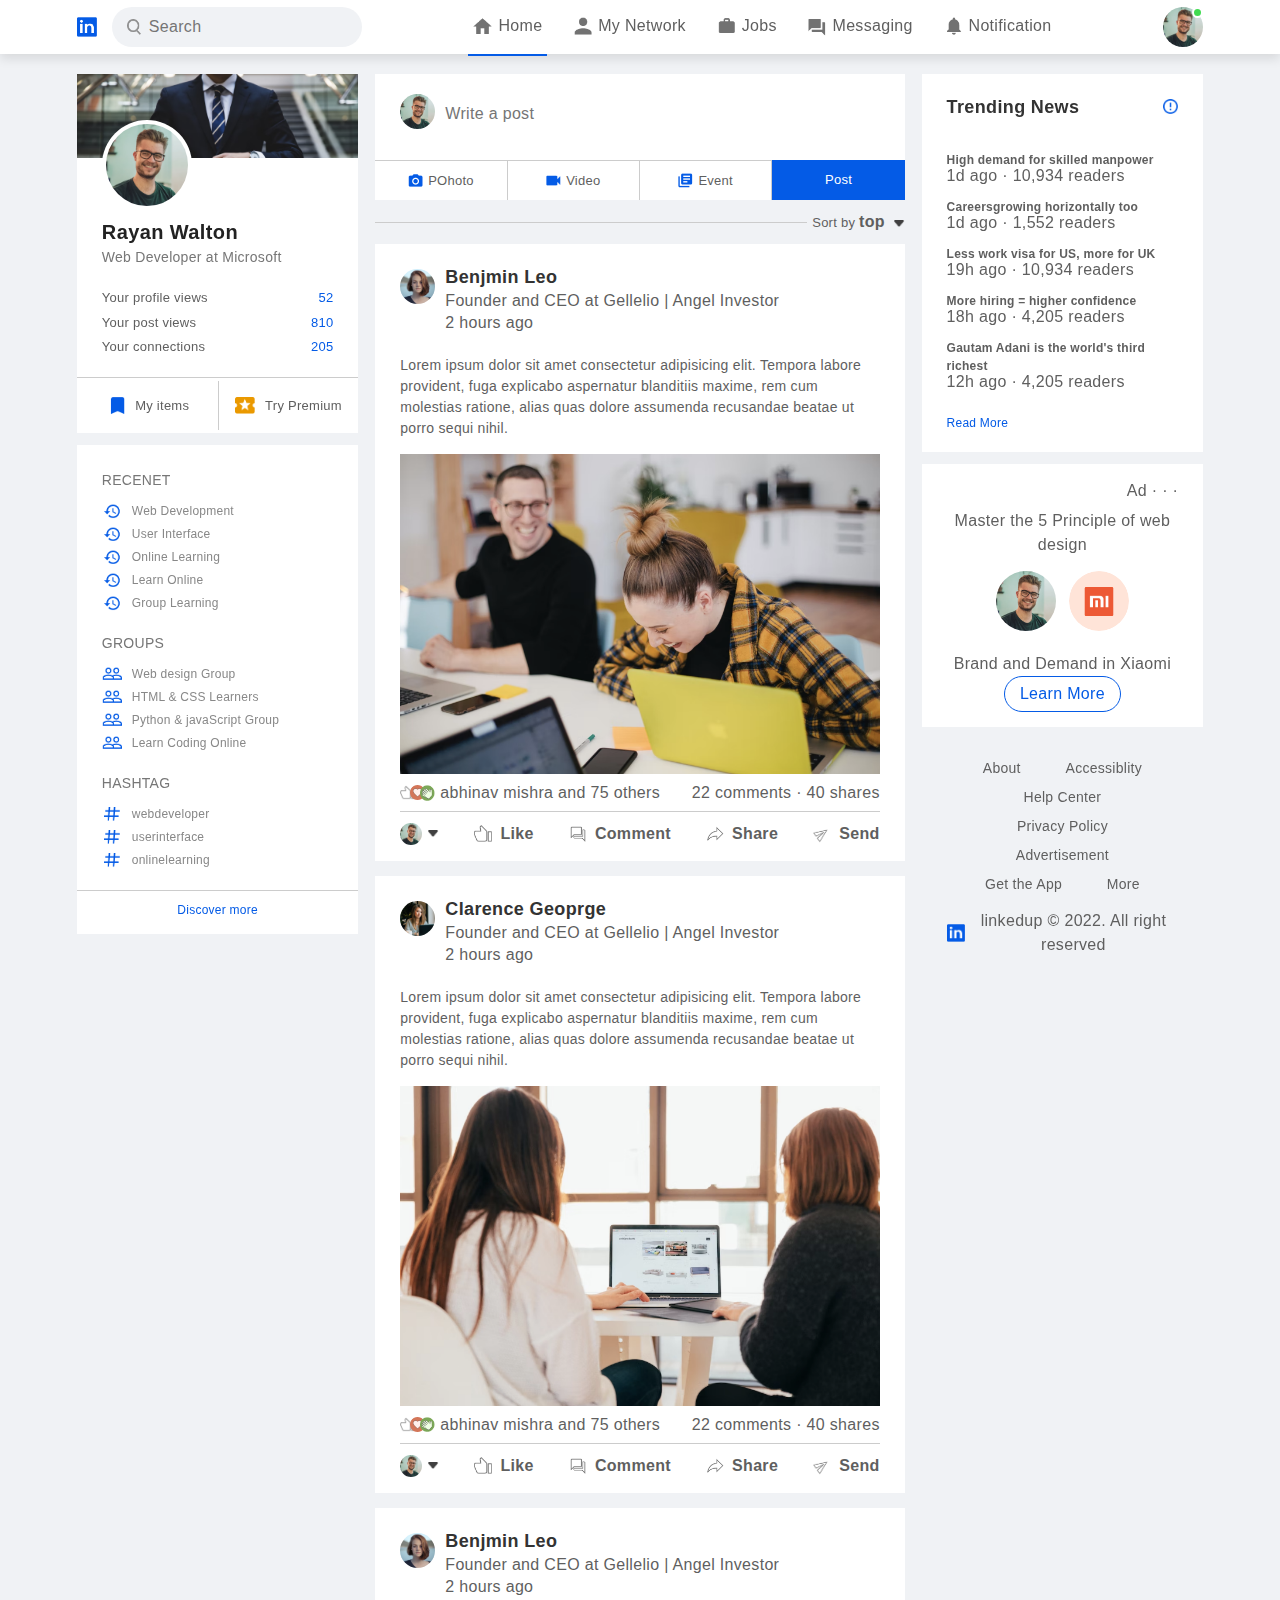
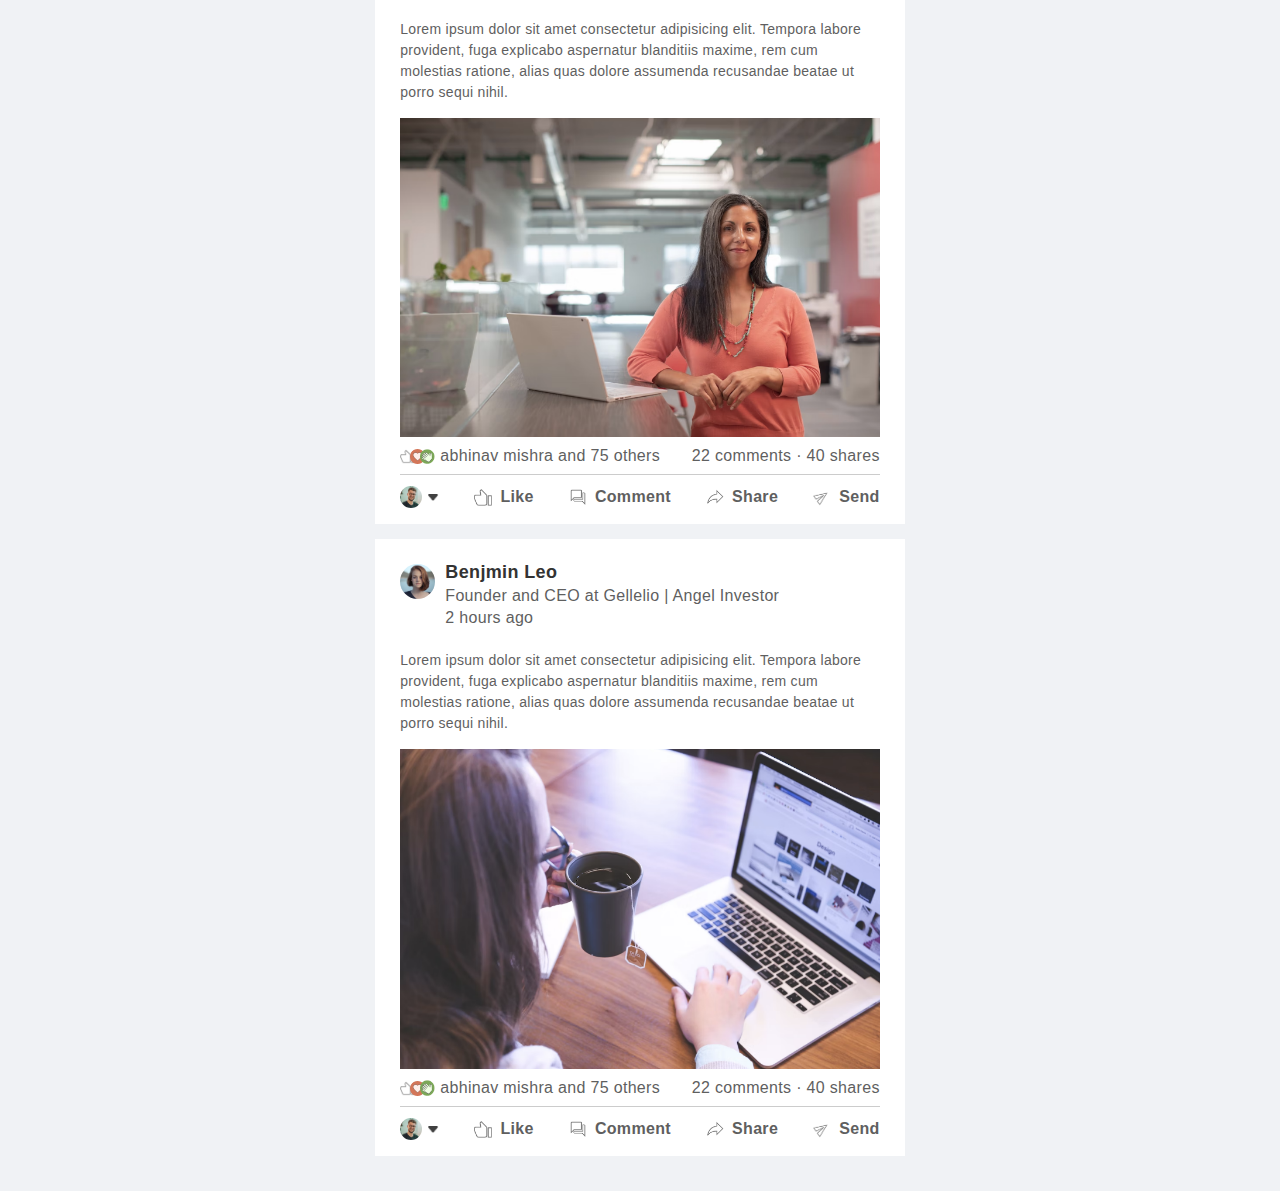
<file: index.html>
<!DOCTYPE html>
<html lang="en">
<head>
    <meta charset="UTF-8">
    <meta http-equiv="X-UA-Compatible" content="IE=edge">
    <meta name="viewport" content="width=device-width, initial-scale=1.0">
    <title>linkedin</title>
    <link rel="stylesheet" href="style.css">
</head>
<body>
    
    <nav class="navbar">
        <div class="navbar-left">
            <a href="index.html" class="logo"><img src="images/logo.png"></a>

            <div class="search-box">
                <img src="images/search.png">
                <input type="text" placeholder="Search">
            </div>
        </div>


        <div class="navbar-center">
            <ul>
                <li><a href="#" class="active-link"><img src="images/home.png"><span>Home</span></a></li>
                <li><a href="#"><img src="images/network.png"><span>My Network</span></a></li>
                <li><a href="#"><img src="images/jobs.png"><span>Jobs</span></a></li>
                <li><a href="#"><img src="images/message.png"><span>Messaging</span></a></li>
                <li><a href="#"><img src="images/notification.png"><span>Notification</span></a></li>
            </ul>
        </div>
        <div class="navbar-right">
            <div class="online"></div>
            <img src="images/user-1.png" class="nav-profile-img" onclick="toggleMenu()">
        </div>


    <!-- ------------------ profile dropdown menu -------------- -->

        <div class="profile-menu-wrap" id="profileMenu">
            <div class="profile-menu">
                <div class="user-info">
                    <img src="images/user-1.png">
                    <div>
                        <h3>Rayan Walton</h3>
                        <a href="profile.html">See your profie</a>
                    </div>
                </div>
                <hr>
                <a href="#" class="profle-menu-link">
                    <img src="images/feedback.png">
                    <p>Give Feedback</p>
                    <span>></span>
                </a>
                <a href="#" class="profle-menu-link">
                    <img src="images/setting.png">
                    <p>Settings & Privacy</p>
                    <span>></span>
                </a>
                <a href="#" class="profle-menu-link">
                    <img src="images/help.png">
                    <p>Help & Support</p>
                    <span>></span>
                </a>
                <a href="#" class="profle-menu-link">
                    <img src="images/display.png">
                    <p>Display & Accessiblity</p>
                    <span>></span>
                </a>
                <a href="#" class="profle-menu-link">
                    <img src="images/logout.png">
                    <p>Logout</p>
                    <span>></span>
                </a>
            </div>
        </div>

    </nav>

     <!-- ------- navbar close -------------------->

     <div class="container">
        <!-- ----------- left sidebar ---------- -->
        <div class="left-sidebar">
            <div class="sidebar-profile-box">
                <img src="images/cover-pic.png" width="100%">
                <div class="sidebar-profile-info">
                    <img src="images/user-1.png">
                    <h1>Rayan Walton</h1>
                    <h3>Web Developer at Microsoft</h3>
                    <ul>
                        <li>Your profile views <span>52</span></li>
                        <li>Your post views <span>810</span></li>
                        <li>Your connections  <span>205</span></li>
                    </ul>
                </div>

                <div class="sidebar-profile-link">
                    <a href="#"><img src="images/items.png"> My items</a>
                    <a href="#"><img src="images/premium.png"> Try Premium</a>
                </div>
            </div>

            <div class="sidebar-activity" id="sidebarActivity">
                <h3>RECENET</h3>
                <a href="#"><img src="images/recent.png"> Web Development</a>
                <a href="#"><img src="images/recent.png"> User Interface</a>
                <a href="#"><img src="images/recent.png"> Online Learning</a>
                <a href="#"><img src="images/recent.png"> Learn Online</a>
                <a href="#"><img src="images/recent.png"> Group Learning</a>
                <h3>GROUPS</h3>
                <a href="#"><img src="images/group.png"> Web design Group</a>
                <a href="#"><img src="images/group.png"> HTML & CSS Learners</a>
                <a href="#"><img src="images/group.png"> Python & javaScript Group</a>
                <a href="#"><img src="images/group.png"> Learn Coding Online</a>
                <h3>HASHTAG</h3>
                <a href="#"><img src="images/hashtag.png">webdeveloper</a>
                <a href="#"><img src="images/hashtag.png">userinterface</a>
                <a href="#"><img src="images/hashtag.png">onlinelearning</a>

                <div class="discover-more-link">
                    <a href="#">Discover more</a>
                </div>
            </div>
            <p id="showMoreLink" onclick="toggleActivity()">Show more <b>+</b></p>
        </div> 


         <!-- ----------- main content ---------- -->
        <div class="main-content">
            <div class="create-post">
                <div class="create-post-input">
                    <img src="images/user-1.png">
                    <textarea rows="2" placeholder="Write a post"></textarea>
                </div>
                <div class="create-post-links">
                    <li><img src="images/photo.png">POhoto</li>
                    <li><img src="images/video.png">Video</li>
                    <li><img src="images/event.png">Event</li>
                    <li>Post</li>
                </div>
            </div>
            <div class="sort-by">
                <hr>
                <p>Sort by <span>top <img src="images/down-arrow.png"></span></p>
            </div>

            <div class="post">
                <div class="post-author">
                    <img src="images/user-3.png">
                    <div>
                        <h1>Benjmin Leo</h1>
                        <small>Founder and CEO at Gellelio | Angel Investor</small>
                        <small>2 hours ago</small>
                    </div>
                </div>

                <p>Lorem ipsum dolor sit amet consectetur adipisicing elit. Tempora labore provident, fuga explicabo aspernatur blanditiis maxime, rem cum molestias ratione, alias quas dolore assumenda recusandae beatae ut porro sequi nihil.</p>
                <img src="images/post-image-1.png" width="100%">
                <div class="post-stats">
                    <div>
                        <img src="images/thumbsup.png">
                        <img src="images/love.png">
                        <img src="images/clap.png">
                        <span class="liked-user">abhinav mishra and 75 others</span>
                    </div>
                    <div>
                        <span>22 comments &middot; 40 shares</span>
                    </div>
                </div>

                <div class="post-activity">
                    <div>
                        <img src="images/user-1.png" class="post-activity-user-icon">
                        <img src="images/down-arrow.png" class="post-activity-arrow-icon">
                    </div>

                    <div class="post-activity-link">
                        <img src="images/like.png">
                        <span>Like</span>
                    </div>
                    <div class="post-activity-link">
                        <img src="images/comment.png">
                        <span>Comment</span>
                    </div>
                    <div class="post-activity-link">
                        <img src="images/share.png">
                        <span>Share</span>
                    </div>
                    <div class="post-activity-link">
                        <img src="images/send.png">
                        <span>Send</span>
                    </div>
                </div>
            </div>


            <div class="post">
                <div class="post-author">
                    <img src="images/user-4.png">
                    <div>
                        <h1>Clarence Geoprge</h1>
                        <small>Founder and CEO at Gellelio | Angel Investor</small>
                        <small>2 hours ago</small>
                    </div>
                </div>

                <p>Lorem ipsum dolor sit amet consectetur adipisicing elit. Tempora labore provident, fuga explicabo aspernatur blanditiis maxime, rem cum molestias ratione, alias quas dolore assumenda recusandae beatae ut porro sequi nihil.</p>
                <img src="images/post-image-2.png" width="100%">
                <div class="post-stats">
                    <div>
                        <img src="images/thumbsup.png">
                        <img src="images/love.png">
                        <img src="images/clap.png">
                        <span class="liked-user">abhinav mishra and 75 others</span>
                    </div>
                    <div>
                        <span>22 comments &middot; 40 shares</span>
                    </div>
                </div>

                <div class="post-activity">
                    <div>
                        <img src="images/user-1.png" class="post-activity-user-icon">
                        <img src="images/down-arrow.png" class="post-activity-arrow-icon">
                    </div>

                    <div class="post-activity-link">
                        <img src="images/like.png">
                        <span>Like</span>
                    </div>
                    <div class="post-activity-link">
                        <img src="images/comment.png">
                        <span>Comment</span>
                    </div>
                    <div class="post-activity-link">
                        <img src="images/share.png">
                        <span>Share</span>
                    </div>
                    <div class="post-activity-link">
                        <img src="images/send.png">
                        <span>Send</span>
                    </div>
                </div>
            </div>


            <div class="post">
                <div class="post-author">
                    <img src="images/user-3.png">
                    <div>
                        <h1>Benjmin Leo</h1>
                        <small>Founder and CEO at Gellelio | Angel Investor</small>
                        <small>2 hours ago</small>
                    </div>
                </div>

                <p>Lorem ipsum dolor sit amet consectetur adipisicing elit. Tempora labore provident, fuga explicabo aspernatur blanditiis maxime, rem cum molestias ratione, alias quas dolore assumenda recusandae beatae ut porro sequi nihil.</p>
                <img src="images/post-image-3.png" width="100%">
                <div class="post-stats">
                    <div>
                        <img src="images/thumbsup.png">
                        <img src="images/love.png">
                        <img src="images/clap.png">
                        <span class="liked-user">abhinav mishra and 75 others</span>
                    </div>
                    <div>
                        <span>22 comments &middot; 40 shares</span>
                    </div>
                </div>

                <div class="post-activity">
                    <div>
                        <img src="images/user-1.png" class="post-activity-user-icon">
                        <img src="images/down-arrow.png" class="post-activity-arrow-icon">
                    </div>

                    <div class="post-activity-link">
                        <img src="images/like.png">
                        <span>Like</span>
                    </div>
                    <div class="post-activity-link">
                        <img src="images/comment.png">
                        <span>Comment</span>
                    </div>
                    <div class="post-activity-link">
                        <img src="images/share.png">
                        <span>Share</span>
                    </div>
                    <div class="post-activity-link">
                        <img src="images/send.png">
                        <span>Send</span>
                    </div>
                </div>
            </div>


            <div class="post">
                <div class="post-author">
                    <img src="images/user-3.png">
                    <div>
                        <h1>Benjmin Leo</h1>
                        <small>Founder and CEO at Gellelio | Angel Investor</small>
                        <small>2 hours ago</small>
                    </div>
                </div>

                <p>Lorem ipsum dolor sit amet consectetur adipisicing elit. Tempora labore provident, fuga explicabo aspernatur blanditiis maxime, rem cum molestias ratione, alias quas dolore assumenda recusandae beatae ut porro sequi nihil.</p>
                <img src="images/post-image-4.png" width="100%">
                <div class="post-stats">
                    <div>
                        <img src="images/thumbsup.png">
                        <img src="images/love.png">
                        <img src="images/clap.png">
                        <span class="liked-user">abhinav mishra and 75 others</span>
                    </div>
                    <div>
                        <span>22 comments &middot; 40 shares</span>
                    </div>
                </div>

                <div class="post-activity">
                    <div>
                        <img src="images/user-1.png" class="post-activity-user-icon">
                        <img src="images/down-arrow.png" class="post-activity-arrow-icon">
                    </div>

                    <div class="post-activity-link">
                        <img src="images/like.png">
                        <span>Like</span>
                    </div>
                    <div class="post-activity-link">
                        <img src="images/comment.png">
                        <span>Comment</span>
                    </div>
                    <div class="post-activity-link">
                        <img src="images/share.png">
                        <span>Share</span>
                    </div>
                    <div class="post-activity-link">
                        <img src="images/send.png">
                        <span>Send</span>
                    </div>
                </div>
            </div>
        </div>


         <!-- ----------- right sidebar ---------- -->
        <div class="right-sidebar">
            <div class="sidebar-news">
                <img src="images/more.png" class="info-icon">
                <h3>Trending News</h3>
                <a href="#">High demand for skilled manpower</a>
                <span>1d ago &middot; 10,934 readers</span>

                <a href="#">Careersgrowing horizontally too</a>
                <span>1d ago &middot; 1,552 readers</span>

                <a href="#">Less work visa for US, more for UK</a>
                <span>19h ago &middot; 10,934 readers</span>

                <a href="#">More hiring = higher confidence</a>
                <span>18h ago &middot; 4,205 readers</span>

                <a href="#">Gautam Adani is the world's third richest</a>
                <span>12h ago &middot; 4,205 readers</span>

                <a href="#" class="read-more-link">Read More</a>
            </div>

            <div class="sidebar-add">
                <small>Ad &middot; &middot; &middot;</small>
                <p>Master the 5 Principle of web design</p>
                <div>
                    <img src="images/user-1.png">
                    <img src="images/mi-logo.png">
                </div>
                <b>Brand and Demand in Xiaomi</b>
                <a href="#" class="add-link">Learn More</a>
            </div>

            <div class="sidebar-useful-link">
                <a href="#">About</a>
                <a href="#">Accessiblity</a>
                <a href="#">Help Center</a>
                <a href="#">Privacy Policy</a>
                <a href="#">Advertisement</a>
                <a href="#">Get the App</a>
                <a href="#">More</a> 

                <div class="copyright-msg">
                    <img src="images/logo.png">
                    <p>linkedup &#169; 2022. All right reserved</p>
                </div>
            </div>
        </div>
     </div>

     <script>
        let profileMenu = document.getElementById("profileMenu")
        function toggleMenu(){
            profileMenu.classList.toggle("open-menu")
        }
     </script>

     <script>
        let sideActivity = document.getElementById("sidebarActivity")
        let moreLink = document.getElementById("showMoreLink")

        function toggleActivity(){
            sideActivity.classList.toggle("open-activity")

            if(sideActivity.classList.contains("open-activity")){
                moreLink.innerHTML = "Show less <b>-</b>"
            }else{
                moreLink.innerHTML = "Show more <b>+</b>"
            }
        }
     </script>

</body>
</html>
</file>
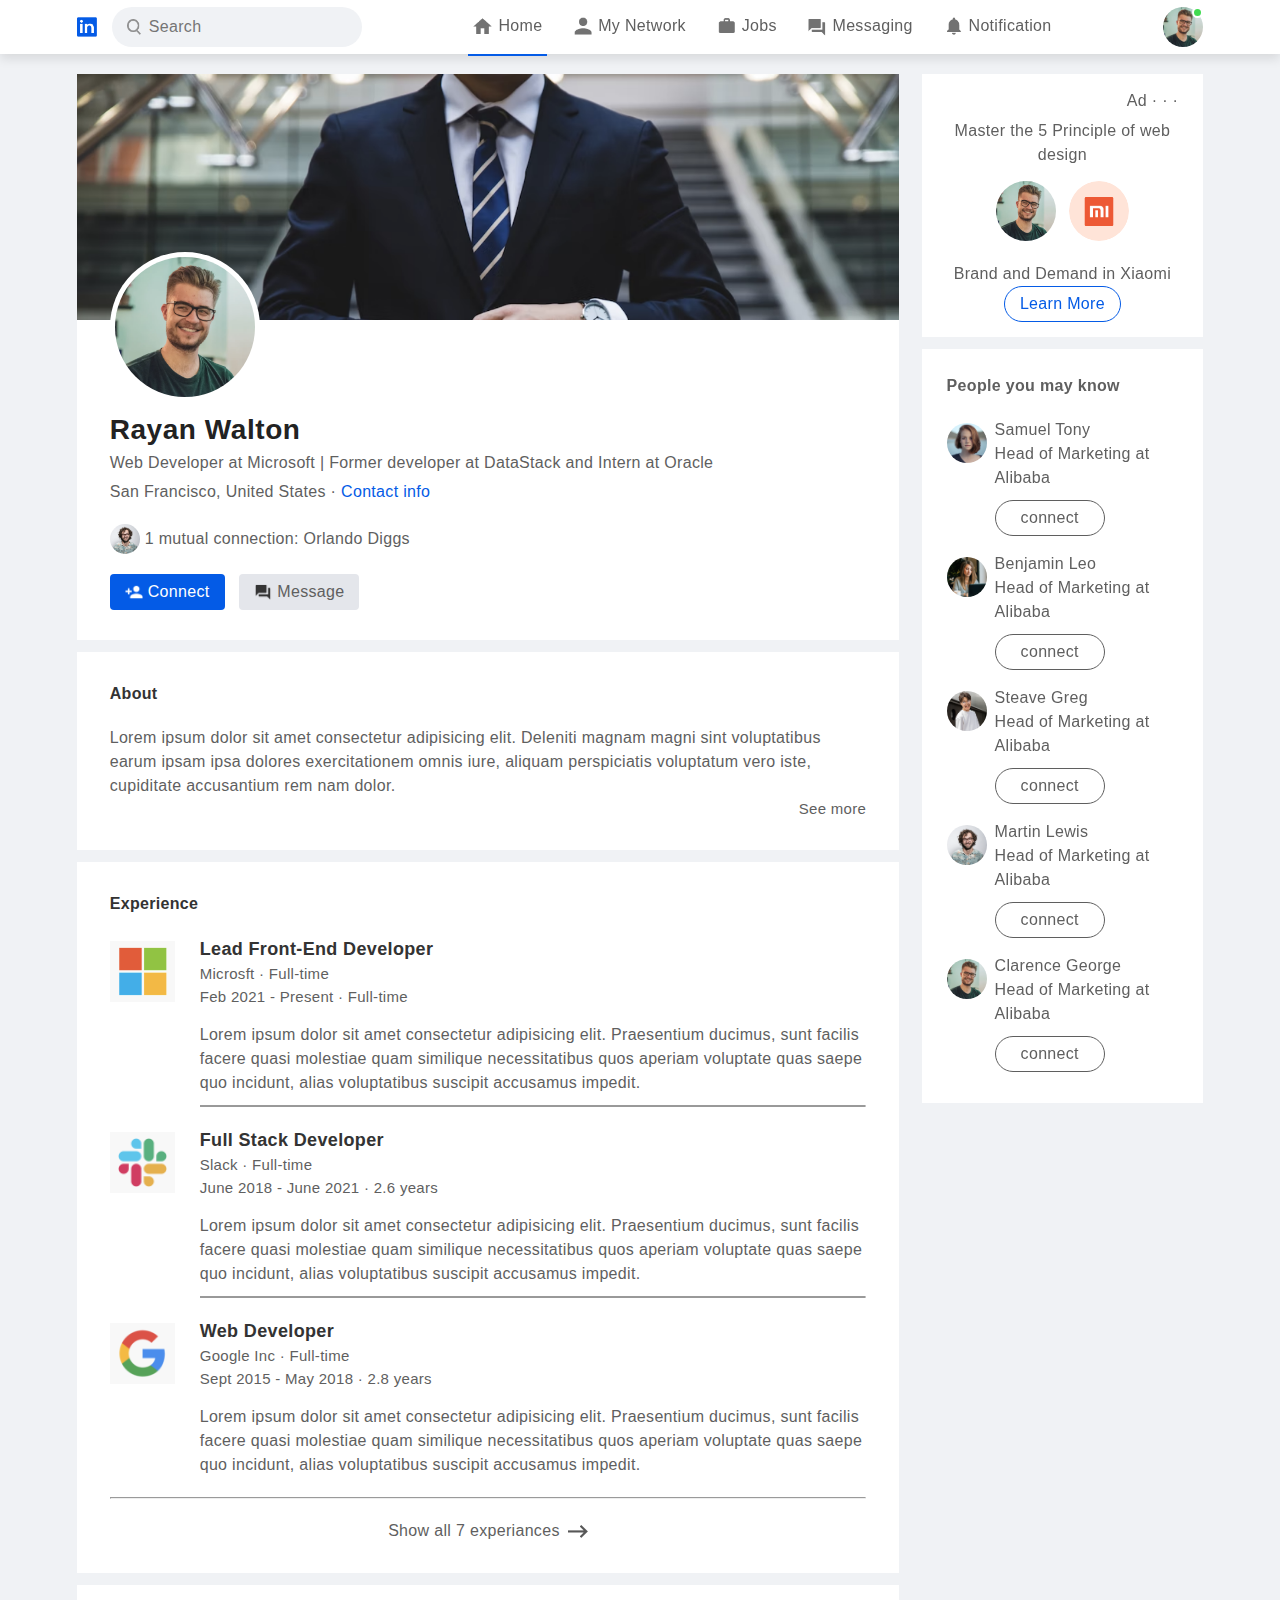
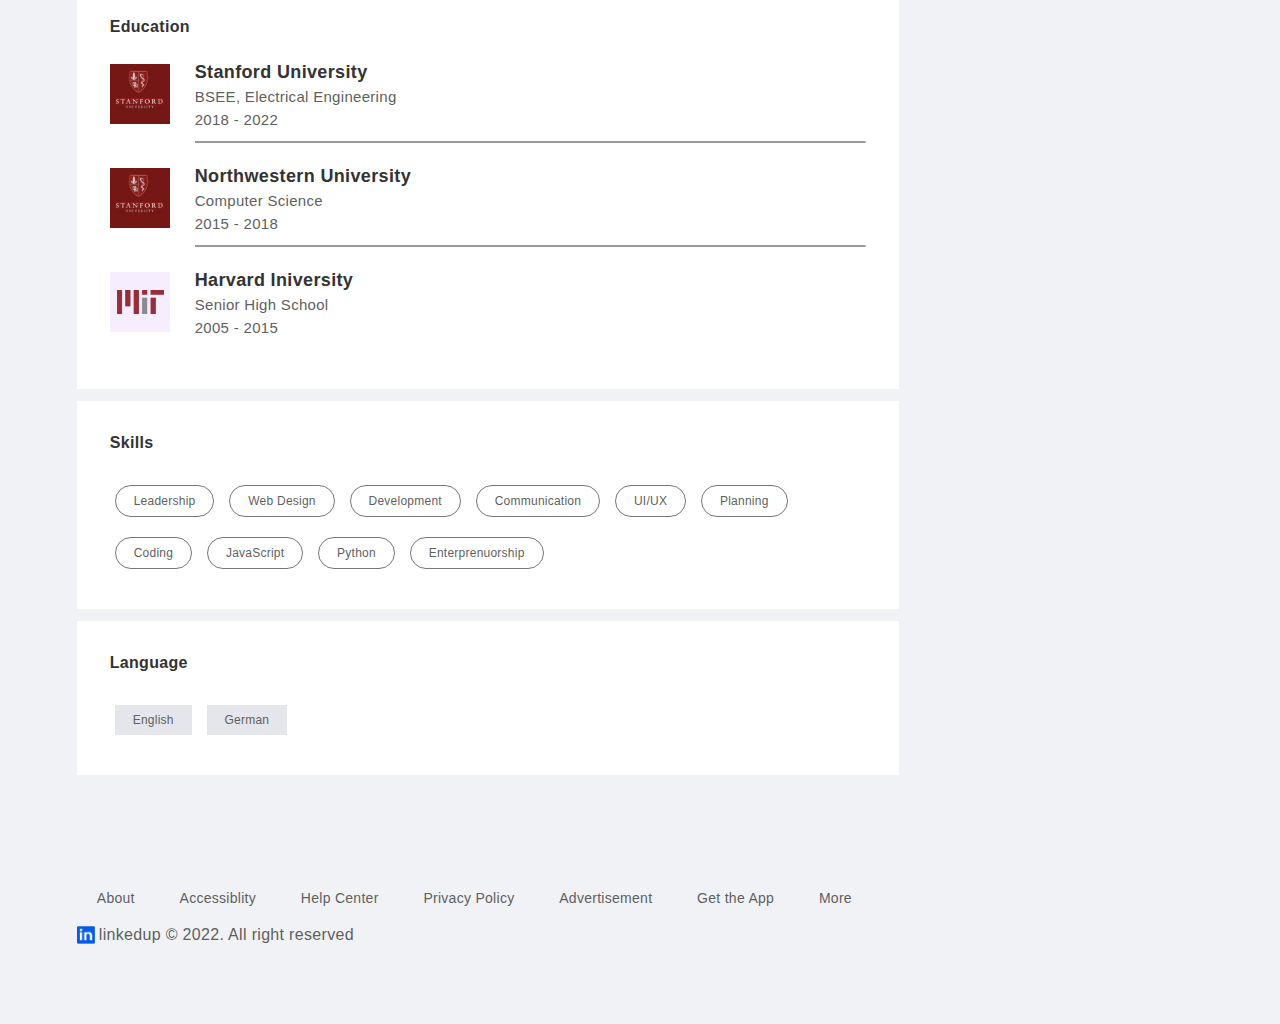
<file: profile.html>
<!DOCTYPE html>
<html lang="en">
<head>
    <meta charset="UTF-8">
    <meta http-equiv="X-UA-Compatible" content="IE=edge">
    <meta name="viewport" content="width=device-width, initial-scale=1.0">
    <title>linkedin</title>
    <link rel="stylesheet" href="style.css">
</head>
<body>
    
    <nav class="navbar">
        <div class="navbar-left">
            <a href="index.html" class="logo"><img src="images/logo.png"></a>

            <div class="search-box">
                <img src="images/search.png">
                <input type="text" placeholder="Search">
            </div>
        </div>


        <div class="navbar-center">
            <ul>
                <li><a href="#" class="active-link"><img src="images/home.png"><span>Home</span></a></li>
                <li><a href="#"><img src="images/network.png"><span>My Network</span></a></li>
                <li><a href="#"><img src="images/jobs.png"><span>Jobs</span></a></li>
                <li><a href="#"><img src="images/message.png"><span>Messaging</span></a></li>
                <li><a href="#"><img src="images/notification.png"><span>Notification</span></a></li>
            </ul>
        </div>
        <div class="navbar-right">
            <div class="online"></div>
            <img src="images/user-1.png" class="nav-profile-img" onclick="toggleMenu()">
        </div>


    <!-- ------------------ profile dropdown menu -------------- -->

        <div class="profile-menu-wrap" id="profileMenu">
            <div class="profile-menu">
                <div class="user-info">
                    <img src="images/user-1.png">
                    <div>
                        <h3>Rayan Walton</h3>
                        <a href="profile.html">See your profie</a>
                    </div>
                </div>
                <hr>
                <a href="#" class="profle-menu-link">
                    <img src="images/feedback.png">
                    <p>Give Feedback</p>
                    <span>></span>
                </a>
                <a href="#" class="profle-menu-link">
                    <img src="images/setting.png">
                    <p>Settings & Privacy</p>
                    <span>></span>
                </a>
                <a href="#" class="profle-menu-link">
                    <img src="images/help.png">
                    <p>Help & Support</p>
                    <span>></span>
                </a>
                <a href="#" class="profle-menu-link">
                    <img src="images/display.png">
                    <p>Display & Accessiblity</p>
                    <span>></span>
                </a>
                <a href="#" class="profle-menu-link">
                    <img src="images/logout.png">
                    <p>Logout</p>
                    <span>></span>
                </a>
            </div>
        </div>

    </nav>

     <!-- ------- navbar close -------------------->
    <div class="container">
        <div class="profile-main">
            <div class="profile-container">
                <img src="images/cover-pic.png" width="100%">
                <div class="profile-container-inner">
                    <img src="images/user-1.png" class="profile-pic">
                    <h1>Rayan Walton</h1>
                    <b>Web Developer at Microsoft | Former developer at DataStack and Intern at Oracle</b>
                    <p>San Francisco, United States &middot; <a href="#">Contact info</a></p>
                    <div class="mutual-connection">
                        <img src="images/user-2.png">
                        <span>1 mutual connection: Orlando Diggs</span>
                    </div>
                    <div class="profile-btn">
                        <a href="#" class="primary-btn"><img src="images/connect.png">Connect</a>
                        <a href="#"><img src="images/chat.png">Message</a>
                    </div>
                </div>
            </div>
            <div class="profile-description">
                <h2>About</h2>
                <p>Lorem ipsum dolor sit amet consectetur adipisicing elit. Deleniti magnam magni sint voluptatibus earum ipsam ipsa dolores exercitationem omnis iure, aliquam perspiciatis voluptatum vero iste, cupiditate accusantium rem nam dolor.</p>
                <a href="#" class="see-more-link">See more</a>
            </div>

            <div class="profile-description">
                <h2>Experience</h2>
                <div class="profile-desc-row">
                     <img src="images/microsoft.png">
                     <div>
                        <h3>Lead Front-End Developer</h3>
                        <b>Microsft &middot; Full-time</b>
                        <b>Feb 2021 - Present &middot; Full-time</b>
                        <p>Lorem ipsum dolor sit amet consectetur adipisicing elit. Praesentium ducimus, sunt facilis facere quasi molestiae quam similique necessitatibus quos aperiam voluptate quas saepe quo incidunt, alias voluptatibus suscipit accusamus impedit.</p>
                        <hr>
                    </div>
                </div>
                <div class="profile-desc-row">
                     <img src="images/slack.png">
                     <div>
                        <h3>Full Stack Developer</h3>
                        <b>Slack &middot; Full-time</b>
                        <b>June 2018 - June 2021 &middot; 2.6 years</b>
                        <p>Lorem ipsum dolor sit amet consectetur adipisicing elit. Praesentium ducimus, sunt facilis facere quasi molestiae quam similique necessitatibus quos aperiam voluptate quas saepe quo incidunt, alias voluptatibus suscipit accusamus impedit.</p>
                        <hr>
                    </div>
                </div>
                <div class="profile-desc-row">
                     <img src="images/google.png">
                     <div>
                        <h3>Web Developer</h3>
                        <b>Google Inc &middot; Full-time</b>
                        <b>Sept 2015 - May 2018 &middot; 2.8 years</b>
                        <p>Lorem ipsum dolor sit amet consectetur adipisicing elit. Praesentium ducimus, sunt facilis facere quasi molestiae quam similique necessitatibus quos aperiam voluptate quas saepe quo incidunt, alias voluptatibus suscipit accusamus impedit.</p>
                    </div>
                </div>
                <hr>
                <a href="#" class="experience-link">Show all 7 experiances <img src="images/right-arrow.png"></a>
            </div>

            <div class="profile-description">
                <h2>Education</h2>
                <div class="profile-desc-row">
                    <img src="images/stanford.png">
                    <div>
                        <h3>Stanford University</h3>
                        <b>BSEE, Electrical Engineering</b>
                        <b>2018 - 2022</b>
                        <hr>
                    </div>
                </div>
                <div class="profile-desc-row">
                    <img src="images/stanford.png">
                    <div>
                        <h3>Northwestern University</h3>
                        <b>Computer Science</b>
                        <b>2015 - 2018</b>
                        <hr>
                    </div>
                </div>
                <div class="profile-desc-row">
                    <img src="images/mit.png">
                    <div>
                        <h3>Harvard Iniversity</h3>
                        <b>Senior High School</b>
                        <b>2005 - 2015</b>
                    </div>
                </div>
            </div>
            <div class="profile-description">
                <h2>Skills</h2>
                <a href="#" class="skills-btn">Leadership</a>
                <a href="#" class="skills-btn">Web Design</a>
                <a href="#" class="skills-btn">Development</a>
                <a href="#" class="skills-btn">Communication</a>
                <a href="#" class="skills-btn">UI/UX</a>
                <a href="#" class="skills-btn">Planning</a>
                <a href="#" class="skills-btn">Coding</a>
                <a href="#" class="skills-btn">JavaScript</a>
                <a href="#" class="skills-btn">Python</a>
                <a href="#" class="skills-btn">Enterprenuorship</a>
            </div>
            <div class="profile-description">
                <h2>Language</h2>
                <a href="#" class="language-btn">English</a>
                <a href="#" class="language-btn">German</a>
            </div>

        </div>

    <!-- -------------- profile sidebar ------------- -->
        <div class="profile-sidebar">
            <div class="sidebar-add">
                <small>Ad &middot; &middot; &middot;</small>
                <p>Master the 5 Principle of web design</p>
                <div>
                    <img src="images/user-1.png">
                    <img src="images/mi-logo.png">
                </div>
                <b>Brand and Demand in Xiaomi</b>
                <a href="#" class="add-link">Learn More</a>
            </div>

            <div class="sidebar-people">
                <h3>People you may know</h3>
                <div class="sidebar-people-row">
                    <img src="images/user-3.png">
                    <div>
                        <h2>Samuel Tony</h2>
                        <p>Head of Marketing at Alibaba</p>
                        <a href="#">connect</a>
                    </div>
                </div>


                <div class="sidebar-people-row">
                    <img src="images/user-4.png">
                    <div>
                        <h2>Benjamin Leo</h2>
                        <p>Head of Marketing at Alibaba</p>
                        <a href="#">connect</a>
                    </div>
                </div>

 
                <div class="sidebar-people-row">
                    <img src="images/user-5.png">
                    <div>
                        <h2>Steave Greg </h2>
                        <p>Head of Marketing at Alibaba</p>
                        <a href="#">connect</a>
                    </div>
                </div>

                <div class="sidebar-people-row">
                    <img src="images/user-2.png">
                    <div>
                        <h2>Martin Lewis</h2>
                        <p>Head of Marketing at Alibaba</p>
                        <a href="#">connect</a>
                    </div>
                </div>

                <div class="sidebar-people-row">
                    <img src="images/user-1.png">
                    <div>
                        <h2>Clarence George</h2>
                        <p>Head of Marketing at Alibaba</p>
                        <a href="#">connect</a>
                    </div>
                </div>
            </div>

        </div>


    </div>


<div class="profile-footer">
    <div class="sidebar-useful-link">
        <a href="#">About</a>
        <a href="#">Accessiblity</a>
        <a href="#">Help Center</a>
        <a href="#">Privacy Policy</a>
        <a href="#">Advertisement</a>
        <a href="#">Get the App</a>
        <a href="#">More</a> 

        <div class="copyright-msg">
            <img src="images/logo.png">
            <p>linkedup &#169; 2022. All right reserved</p>
        </div>
    </div>
</div>
    
     <script>
        let profileMenu = document.getElementById("profileMenu")
        function toggleMenu(){
            profileMenu.classList.toggle("open-menu")
        }
     </script>

</body>
</html>
</file>
<file: style.css>
* {
    margin: 0;
    padding: 0;
    font-family: 'Poppins', sans-serif;
    box-sizing: border-box;
    font-size: 16px;
    line-height: 1.5;
    letter-spacing: 0.02em;
}

body{
    background: #f0f2f5;
    color: #5f5f5f;
}

a{
    text-decoration: none;
    color: #5f5f5f;
}

.navbar{
    display: flex;
    align-items: center;
    justify-content: space-between;
    background: #fff;
    padding: 6px 6%;
    position: sticky;
    top: 0;
    z-index: 100;
    box-shadow: 0 5px 10px rgba(0, 0, 0, 0.1);
}

.logo img{
    width: 20px;
    margin-right: 15px;
    display: block;
}

.navbar-center ul li{
    display: inline-block;
    list-style: none;
}
.navbar-center ul li a{
    display: flex;
    align-items: center;
    font-size: 14px;
    margin: 5px 8px;
    padding-right: 5px;
    position: relative;
}
.navbar-center ul li a img{
    width: 30px;
}
.navbar-center ul li a::after{
    content: '';
    width: 0;
    height: 2px;
    background: #045be6;
    position: absolute;
    bottom: -15px;
    transition: width 0.3s;
}

.navbar-center ul li a:hover::after,
.navbar-center ul li a.active-link::after{
    width: 100%;
}

.nav-profile-img{
    width: 40px;
    border-radius: 50%;
    display: block;
    cursor: pointer;
    position: relative;
}
.online{
    position: relative;
    z-index: 1;
}
.online::after{
    content: '';
    width: 7px;
    height: 7px;
    border: 2px solid #fff;
    border-radius: 50%;
    right: 0;
    top: 0;
    background: #41db51;
    position: absolute;
}

.search-box{
    background: #f0f2f5;
    width: 250px;
    border-radius: 20px;
    display: flex;
    align-items: center;
    padding: 0 15px;
}
.navbar-left{
    display: flex;
    align-items: center;
}
.search-box img{
    width: 14px;
}

.search-box input{
    width: 100%;
    background: transparent;
    padding: 8px;
    outline: none;
    border: 0;
}

/* ------- navbar end ----------------- */

.container{
    padding: 20px 6%;
    display: flex;
    flex-wrap: wrap;
    justify-content: space-between;
}

/* ------------ left sidebar ---------------- */
.left-sidebar{
    flex-basis: 25%;
    align-self: flex-start;
    position: sticky;
    top: 73px;
}

.sidebar-profile-box{
    background: #fff;   
}
.sidebar-profile-info{
    padding: 0 25px;
}
.sidebar-profile-info img{
    width: 90px;
    border-radius: 50%;
    background: #fff;
    padding: 4px;
    margin-top: -45px;
}
.sidebar-profile-info h1{
    font-size: 20px;
    font-weight: 600;
    color: #222;
}

.sidebar-profile-box h3{
    font-size: 14px;
    font-weight: 500;
    color: #777;
}
.sidebar-profile-info ul{
    list-style: none;
    margin: 20px 0;
}

.sidebar-profile-info ul li{
    width: 100%;
    margin: 5px 0;
    font-size: 13px;
}

.sidebar-profile-info ul li span{
    float: right;
    color: #045be6;
    font-size: 13px;
}

.sidebar-profile-link{
    display: flex;
    align-items: center;
    border-top: 1px solid #ccc;
}

.sidebar-profile-link a{
    flex-basis: 50%;
    display: flex;
    align-items: center;
    justify-content: center;
    padding: 15px 0;
    font-size: 13px;
    border-left: 1px solid #ccc;
}
.sidebar-profile-link a:first-child{
    border-left: 0;
}

.sidebar-profile-link a img{
    width: 20px;
    margin-right: 10px;
}


.sidebar-activity{
    background: #fff;
    padding: 5px 25px;
    margin: 12px 0;
}

.sidebar-activity h3{
    color: #777;
    font-size: 14px;
    font-weight: 500;
    margin: 20px 0 10px;
}

.sidebar-activity a{
    display: flex;
    align-items: center;
    font-size: 12px;
    font-weight: 500;
    color: #888;
    margin: 3px 0;
}
.sidebar-activity a img{
    width: 20px;
    margin-right: 10px;
}

.discover-more-link{
    border-top: 1px solid #ccc;
    text-align: center;
    margin-top: 20px;
    margin-left: -25px;
    margin-right: -25px;
}
.discover-more-link a{
    color: #045be6;
    display: inline-block;
    margin: 10px 0;
}




/* --------------- right-sidebar ------------------- */

.right-sidebar{
    flex-basis: 25%;
    align-self: flex-start;
    position: sticky;
    top: 73px;
}
.sidebar-news{
    background: #fff;
    padding: 10px 25px;
}
.info-icon{
    width: 15px;
    float: right;
    margin-top: 15px;
}

.sidebar-news h3{
    font-size: 18px;
    font-weight: 600;
    color: #333;
    margin: 10px 0 30px;
}
.sidebar-news a{
    display: block;
    font-size: 12px;
    font-weight: 600;
    margin-top: 10px;
    margin-bottom: -5px;
}

.sidebar-news .read-more-link{
    color: #045be6;
    font-weight: 500;
    margin: 20px 0 10px;
}

.sidebar-add{
    background: #fff;
    padding: 15px 25px;
    text-align: center;
    margin: 12px 0;
    font-size: 12px;
}
.sidebar-add img{
    width: 60px;
    border-radius: 50%;
    margin: 4px;
}

.sidebar-add small{
    float: right;
    font-weight: 500;
}
.sidebar-add p{
    margin-top: 30px;
    margin-bottom: 10px;
}

.sidebar-add b{
    display: block;
    font-weight: 500;
    margin-top: 10px;
}

.add-link{
    display: inline-block;
    border: 1px solid #045be6;
    border-radius: 30px;
    padding: 5px 15px;
    color: #045be6;
    font-weight: 500;
    max-width: 20px auto 10px;
}

.sidebar-useful-link{
    padding: 15px 25px;
    text-align: center;

}
.sidebar-useful-link a{
    display: inline-block;
    font-size: 14px;
    margin: 4px 20px;
}

.copyright-msg{
    display: flex;
    align-items: center;
    justify-content: center;
    font-size: 12px;
    margin-top: 10px;
    font-weight: 500;
}
.copyright-msg img{
    width: 18px;
    margin-right: 4px;
}

/* --------------- main content ------------------- */
.main-content{ 
    flex-basis: 47%;
}

.create-post{
    background: #fff;
}
.create-post-input{
    padding: 20px 25px 10px;
    display: flex;
    align-items: flex-start
}
.create-post-input img{
    width: 35px;
    border-radius: 50%;
    margin-right: 10px;
}
.create-post-input textarea{
    width: 100%;
    border: 0;
    outline: 0; 
    resize: none;
    background: transparent;
    margin-top: 8px;

}

::placeholder{
    font-weight: 500; 
}

.create-post-links{
    display: flex;
    align-items: center;
}
.create-post-links li{
    list-style: none;
    border-top: 1px solid #ccc;
    border-right: 1px solid #ccc;
    flex-basis: 25%;
    height: 40px;
    font-size: 13px;
    display: flex;
    align-items: center;
    justify-content: center;
    cursor: pointer;
}
.create-post-links li img{
    width: 15px;
    margin-right: 5px;
}
.create-post-links li:last-child{
    background: #045be6;
    color: #fff;
    border-top: 0;
    border-right: 0;
}

.sort-by{
    display: flex;
    align-items: center;
    margin: 10px 0;
}
.sort-by hr{
    flex: 1;
    border: 0;
    height: 1px;
    background: #ccc;
}
.sort-by p{
    font-size: 13px;
    padding-left: 5px;

}
.sort-by p span{
    font-weight: 600;
    cursor: pointer;
}
.sort-by p span img{
    width: 12px;
    margin-left: 3px;
}
.post{
    background: #fff;
    padding: 20px 25px 5px;
    margin: 5px 0 15px;
}
.post-author{
    display: flex;
    align-items: flex-start;
    margin-bottom: 20px;
}
.post-author img{
    width: 35px;
    border-radius: 50%;
    margin-right: 10px;
    margin-top: 5px;

}
.post-author h1{
    font-size: 18px;
    font-weight: 600;
    color: #333;

}
.post-author small{
    display: block;
    margin-top: -2px;
}
.post p{
    font-size: 14px;
    margin-bottom: 15px;
}


.post-stats{
    display: flex;
    flex-wrap: wrap;
    align-items: center;
    justify-content: space-between;
    font-size: 12px;
    border-bottom: 1px solid #ccc;
    padding-bottom: 6px;
}
.post-stats div{
    display: flex;
    align-items: center;
}
.post-stats img{
    width: 15px;
    margin-right: -5px;
}
.liked-user{
    margin-left: 10px;
}
.post-activity{
    display: flex;
    align-items: center;
    justify-content: space-between;
    padding: 10px 0;
    font-size: 14px;
    font-weight: 600;
}
.post-activity div{
    display: flex;
    align-items: center;
}
.post-activity-user-icon{
    width: 22px;
    border-radius:50% ;
}
.post-activity-arrow-icon{
    width: 12px;
    margin-left: 5px;
}
.post-activity-link img{
    width: 18px;
    margin-right: 8px;
}

/* --------- profile drop down menu ---------------- */

.profile-menu-wrap{
    position: absolute;
    top: 100%;
    right: 5%;
    width: 320px;
    max-height: 0;
    overflow: hidden;
    transition: max-height 0.5s;
}
.profile-menu-wrap.open-menu{
    max-height: 400px;
}

.profile-menu{
    background: #222;
    color: #fff;
    padding: 20px;
    margin: 10px;
}

.user-info{
    display: flex;
    align-items: center;
}

.user-info img{
    width: 50px;
    border-radius: 50%;
    margin-right: 15px;
}
.user-info h3{
    font-weight: 500;
    margin-bottom: -7px;

}
.user-info a{
    color: #c9dbf8;
    font-size: 13px;
}
.profile-menu hr{
    border: 0;
    height: 1px;
    width: 100%;
    background: #fff;
    margin: 15px 0 10px;
}
.profle-menu-link{
    display: flex;
    align-items: center;
    color: #fff;
    margin: 12px 0;
    font-size: 14px;
}
.profle-menu-link p{
    width: 100%;
}
.profle-menu-link img{
    width: 35px;
    border-radius: 50%;
    margin-right: 15px;
}


/* -------------- profile page ----------------------- */

.profile-main{
    flex-basis: 73%;
}

.profile-sidebar{
    flex-basis: 25%;
    align-self: flex-start;
    position: sticky;
    top: 73px;
}

.profile-container{
     background: #fff;
}
.profile-container-inner{
    padding: 0 4% 10px;
}
.profile-pic{
    width: 150px;
    border-radius: 50%;
    margin-top: -75px;
    padding: 5px;
    background: #fff;
}
.profile-container h1{
    font-size: 28px;
    font-weight: 600;
    color: #222;
}
.profile-container b{
    font-weight: 500;
}
.profile-container p{
    margin-top: 5px;
}
.profile-container p a{
    color: #045be6;
    font-weight: 500;
}
.mutual-connection{
    display: flex;
    align-items: center;
    margin: 20px 0;
}
.mutual-connection img{
    width: 30px;
    border-radius: 50%;
    margin-right: 5px;
}

.profile-btn{
    margin: 20px 0;

}
.profile-btn a{
    display: inline-flex;
    align-items: center;
    background: #e4e6eb;
    padding: 6px 15px;
    border-radius: 4px;
    margin-right: 10px;
}
.profile-btn a img{
    width: 18px;
    margin-right: 5px;
}

.profile-btn .primary-btn{
    background: #045be6;
    color: #fff;
}
.profile-description{
    background: #fff;
    padding: 20px 4% 30px;
    margin: 12px 0;
}
.profile-description h2{
    color: #333;
    margin: 10px 0 20px;
    font-weight: 600;
}
.see-more-link{
    display: block;
    text-align: right;
    font-size: 15px;
}

.profile-desc-row{
    display: flex;
    align-items: flex-start;
    margin: 20px 0;
}
.profile-desc-row img{
    margin-right: 25px;
    margin-top: 5px;
}
.profile-desc-row div{
    width: 100%;
}
.profile-desc-row h3{
     font-size: 18px;
     font-weight: 600;
     color: #333;
}
.profile-desc-row b{
    display: block;
    font-weight: 500;
    font-size: 15px;
}
.profile-desc-row p{
    margin-top: 15px; 
}
.profile-desc-row hr{
    border-bottom: 1px solid #999;
    margin-top: 10px; 
}
.experience-link{
    display: flex;
    align-items: center;
    justify-content: center;
    padding-top: 20px;
    font-weight: 500;
}
.experience-link img{
    width: 20px;
    margin-left: 8px;
}

.skills-btn{
    display: inline-block;
    margin: 10px 5px;
    padding: 6px 18px;
    border: 1px solid #777;
    border-radius: 30px;
    font-size: 12px;
    font-weight: 500;
}

.language-btn{
    display: inline-block;
    margin: 10px 5px;
    padding: 6px 18px;
    background: #e4e6eb;
    font-size: 12px;
    font-weight: 500;
}


/* ------------ right sidebar ----------------- */
.profile-sidebar .sidebar-add{
    margin: 0;
}

.sidebar-people{
    background: #fff;
    padding: 15px 25px;
    margin: 12px 0;
    font-size: 12px;
}
.sidebar-people h3{
    font-size: 16px;
    font-weight: 600;
    margin: 10px 0 20px;
}
.sidebar-people-row{
    display: flex;
    align-items: flex-start;
    margin: 6px 0;
}
.sidebar-people-row img{
    width: 40px;
    border-radius: 50%;
    margin-right: 8px;
    margin-top: 5px;
}
.sidebar-people-row h2{
    font-weight: 500;
    font-size: 16px;
}

.sidebar-people-row a{
    display: inline-block;
    margin: 10px 0;
    padding: 5px 25px;
    border: 1px solid #5f5f5f;
    border-radius: 30px;
    font-weight: 500;
}
.profile-footer{
    padding: 6%;
}
.profile-footer .sidebar-useful-link{
      text-align: left;
      padding: 0;
}
.profile-footer .copyright-msg{
    justify-content: flex-start;

}
#showMoreLink{
    display: none;
}



/* ------------------------- media query for small screen ---------------------- */

@media (max-width:1060px){
    .search-box{
        background: transparent;
        width: auto;
        padding: 0;
    }
    .search-box input{
        width: 0;
        padding: 0;
    }
    .navbar-center ul li a span{
        display: none;
    }
    .navbar-center ul li a{
        padding-right: 0;
        margin: 5px;

    }
    .nav-profile-img{
        width: 30px;
    }
    .container{
        padding: 15px 3%;
    }
    .left-sidebar,.right-sidebar{
        flex-basis: 100%;
        position: relative;
        top: unset;
    }
     .main-content{
        flex-basis: 100%;
     }
     .post-stats div{
        margin: 2px 0;
     }
     .post-activity-link span{
        display: none;
     }
     .post-activity-link img{
        margin-right: 0;
     }

     .profile-main,.profile-sidebar{
        flex-basis: 100%;
     }
     .profile-container{
        font-size: 14px;
     }
     .profile-pic{
        width: 100px;
        margin-top: -50px;
     }
     .profile-description{
        font-size: 14px;
     }
     #showMoreLink{
        display: block;
        width: fit-content;
        margin: 10px auto;
        font-size: 14px;
        cursor: pointer;
     }
     .sidebar-activity{
        display: none;
     }
     .sidebar-activity.open-activity{
        display: block;
     }
}
</file>
